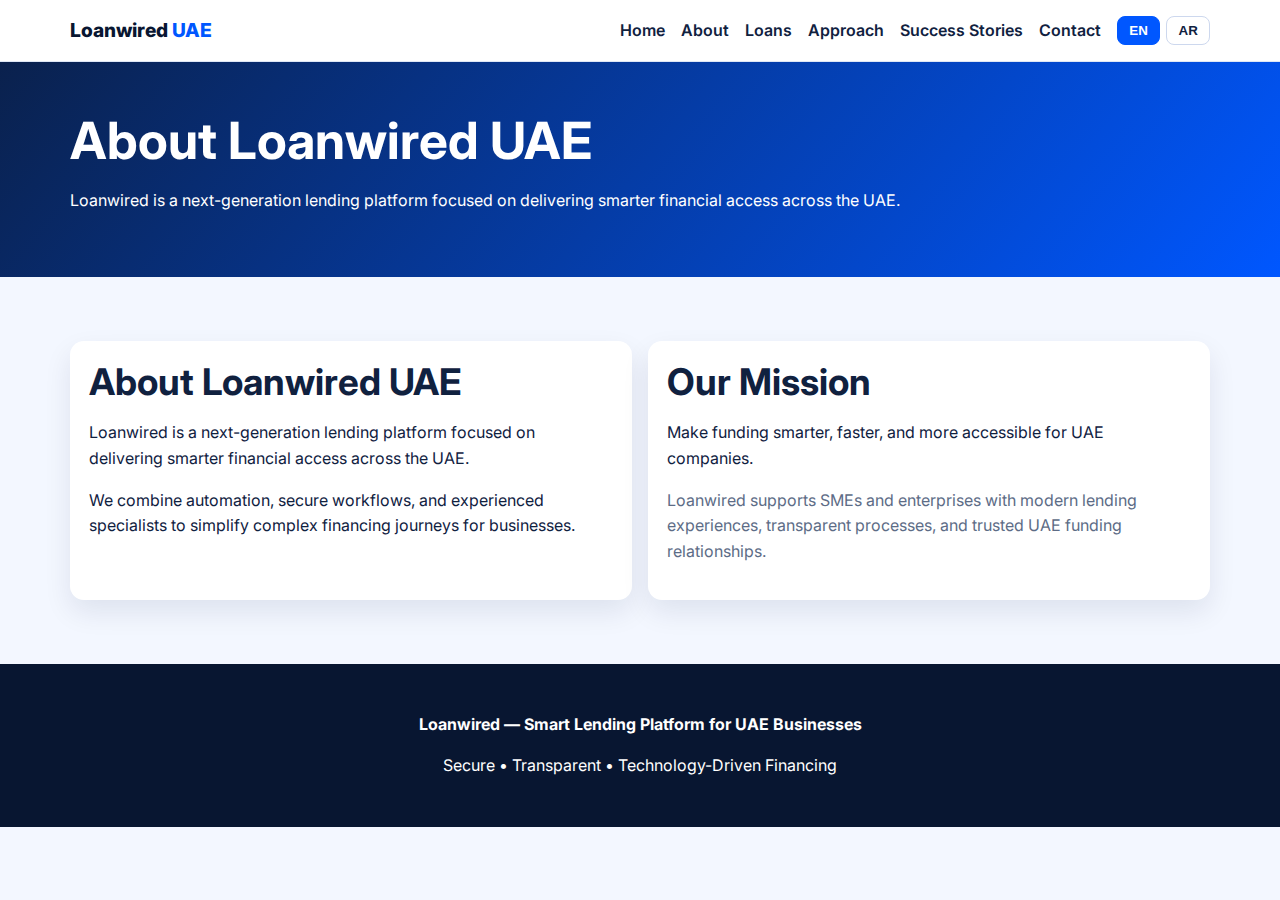
<file: about.html>
<!DOCTYPE html>
<html lang="en">
<head>
  <meta charset="UTF-8" />
  <meta name="viewport" content="width=device-width, initial-scale=1.0" />
  <title>Loanwired UAE | About</title>
  <link rel="preconnect" href="https://fonts.googleapis.com" />
  <link rel="preconnect" href="https://fonts.gstatic.com" crossorigin />
  <link href="https://fonts.googleapis.com/css2?family=Inter:wght@400;500;600;700;800&display=swap" rel="stylesheet" />
  <link rel="stylesheet" href="styles.css" />
</head>
<body>
  <header class="site-header">
    <div class="container nav">
      <a class="brand" href="index.html">Loanwired <span>UAE</span></a>
      <div class="nav-links">
        <a class="link-item" href="index.html" data-i18n="nav_home">Home</a>
        <a class="link-item" href="about.html" data-i18n="nav_about">About</a>
        <a class="link-item" href="loans.html" data-i18n="nav_loans">Loans</a>
        <a class="link-item" href="approach.html" data-i18n="nav_approach">Approach</a>
        <a class="link-item" href="success-stories.html" data-i18n="nav_success">Success Stories</a>
        <a class="link-item" href="contact.html" data-i18n="nav_contact">Contact</a>
        <div class="lang-switch"><button data-lang="en">EN</button><button data-lang="ar">AR</button></div>
      </div>
    </div>
  </header>

  <section class="page-hero">
    <div class="container">
      <h1 data-i18n="about_title">About Loanwired UAE</h1>
      <p data-i18n="about_p1">Loanwired is a next-generation lending platform focused on delivering smarter financial access across the UAE.</p>
    </div>
  </section>

  <section class="section container grid-2">
    <article class="card">
      <h2 data-i18n="about_title">About Loanwired UAE</h2>
      <p data-i18n="about_p1">Loanwired is a next-generation lending platform focused on delivering smarter financial access across the UAE.</p>
      <p data-i18n="about_p2">We combine automation, secure workflows, and experienced specialists to simplify complex financing journeys for businesses.</p>
    </article>
    <article class="card">
      <h2 data-i18n="mission_title">Our Mission</h2>
      <p data-i18n="mission_text">Make funding smarter, faster, and more accessible for UAE companies.</p>
      <p class="muted">Loanwired supports SMEs and enterprises with modern lending experiences, transparent processes, and trusted UAE funding relationships.</p>
    </article>
  </section>

  <footer class="footer">
    <div class="container">
      <p><strong data-i18n="footer_tagline">Loanwired — Smart Lending Platform for UAE Businesses</strong></p>
      <p data-i18n="footer_sub">Secure • Transparent • Technology-Driven Financing</p>
    </div>
  </footer>

  <script src="i18n.js"></script>
  <script src="script.js"></script>
</body>
</html>
</file>
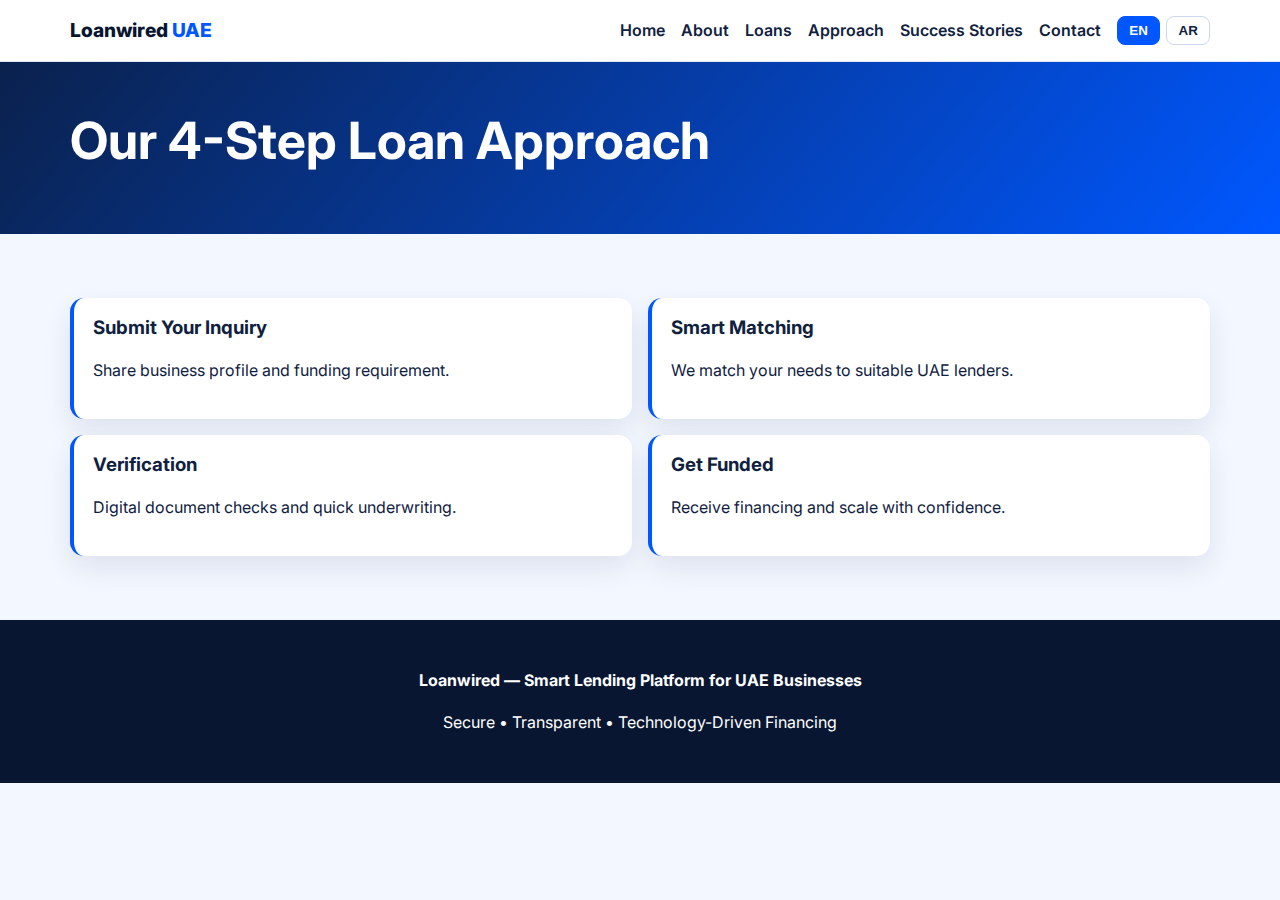
<file: approach.html>
<!DOCTYPE html>
<html lang="en">
<head>
  <meta charset="UTF-8" />
  <meta name="viewport" content="width=device-width, initial-scale=1.0" />
  <title>Loanwired UAE | Approach</title>
  <link rel="preconnect" href="https://fonts.googleapis.com" />
  <link rel="preconnect" href="https://fonts.gstatic.com" crossorigin />
  <link href="https://fonts.googleapis.com/css2?family=Inter:wght@400;500;600;700;800&display=swap" rel="stylesheet" />
  <link rel="stylesheet" href="styles.css" />
</head>
<body>
  <header class="site-header">
    <div class="container nav">
      <a class="brand" href="index.html">Loanwired <span>UAE</span></a>
      <div class="nav-links">
        <a class="link-item" href="index.html" data-i18n="nav_home">Home</a>
        <a class="link-item" href="about.html" data-i18n="nav_about">About</a>
        <a class="link-item" href="loans.html" data-i18n="nav_loans">Loans</a>
        <a class="link-item" href="approach.html" data-i18n="nav_approach">Approach</a>
        <a class="link-item" href="success-stories.html" data-i18n="nav_success">Success Stories</a>
        <a class="link-item" href="contact.html" data-i18n="nav_contact">Contact</a>
        <div class="lang-switch"><button data-lang="en">EN</button><button data-lang="ar">AR</button></div>
      </div>
    </div>
  </header>

  <section class="page-hero">
    <div class="container">
      <h1 data-i18n="approach_title">Our 4-Step Loan Approach</h1>
    </div>
  </section>

  <section class="section container steps">
    <div class="grid-2">
      <article class="card"><h3 data-i18n="step1">Submit Your Inquiry</h3><p data-i18n="step1d">Share business profile and funding requirement.</p></article>
      <article class="card"><h3 data-i18n="step2">Smart Matching</h3><p data-i18n="step2d">We match your needs to suitable UAE lenders.</p></article>
      <article class="card"><h3 data-i18n="step3">Verification</h3><p data-i18n="step3d">Digital document checks and quick underwriting.</p></article>
      <article class="card"><h3 data-i18n="step4">Get Funded</h3><p data-i18n="step4d">Receive financing and scale with confidence.</p></article>
    </div>
  </section>

  <footer class="footer">
    <div class="container">
      <p><strong data-i18n="footer_tagline">Loanwired — Smart Lending Platform for UAE Businesses</strong></p>
      <p data-i18n="footer_sub">Secure • Transparent • Technology-Driven Financing</p>
    </div>
  </footer>

  <script src="i18n.js"></script>
  <script src="script.js"></script>
</body>
</html>
</file>
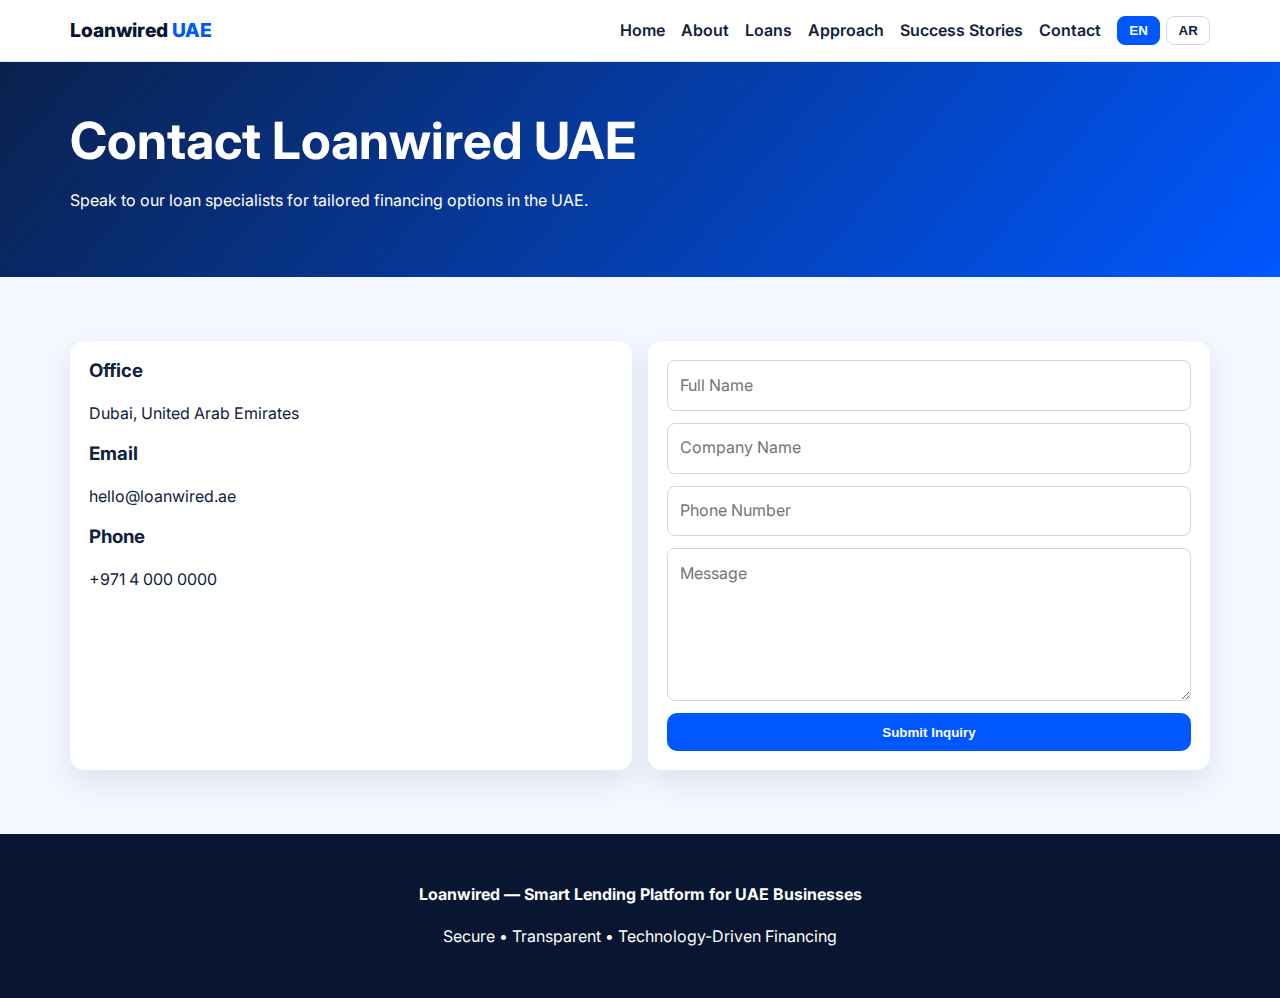
<file: contact.html>
<!DOCTYPE html>
<html lang="en">
<head>
  <meta charset="UTF-8" />
  <meta name="viewport" content="width=device-width, initial-scale=1.0" />
  <title>Loanwired UAE | Contact</title>
  <link rel="preconnect" href="https://fonts.googleapis.com" />
  <link rel="preconnect" href="https://fonts.gstatic.com" crossorigin />
  <link href="https://fonts.googleapis.com/css2?family=Inter:wght@400;500;600;700;800&display=swap" rel="stylesheet" />
  <link rel="stylesheet" href="styles.css" />
</head>
<body>
  <header class="site-header">
    <div class="container nav">
      <a class="brand" href="index.html">Loanwired <span>UAE</span></a>
      <div class="nav-links">
        <a class="link-item" href="index.html" data-i18n="nav_home">Home</a>
        <a class="link-item" href="about.html" data-i18n="nav_about">About</a>
        <a class="link-item" href="loans.html" data-i18n="nav_loans">Loans</a>
        <a class="link-item" href="approach.html" data-i18n="nav_approach">Approach</a>
        <a class="link-item" href="success-stories.html" data-i18n="nav_success">Success Stories</a>
        <a class="link-item" href="contact.html" data-i18n="nav_contact">Contact</a>
        <div class="lang-switch"><button data-lang="en">EN</button><button data-lang="ar">AR</button></div>
      </div>
    </div>
  </header>

  <section class="page-hero">
    <div class="container">
      <h1 data-i18n="contact_title">Contact Loanwired UAE</h1>
      <p data-i18n="contact_desc">Speak to our loan specialists for tailored financing options in the UAE.</p>
    </div>
  </section>

  <section class="section container grid-2">
    <article class="card">
      <h3 data-i18n="contact_visit">Office</h3>
      <p data-i18n="contact_address">Dubai, United Arab Emirates</p>
      <h3 data-i18n="contact_email">Email</h3>
      <p>hello@loanwired.ae</p>
      <h3 data-i18n="contact_phone_label">Phone</h3>
      <p>+971 4 000 0000</p>
    </article>
    <article class="card">
      <form class="contact-form">
        <input type="text" placeholder="Full Name" data-i18n-placeholder="f_name" required />
        <input type="text" placeholder="Company Name" data-i18n-placeholder="f_company" required />
        <input type="tel" placeholder="Phone Number" data-i18n-placeholder="f_phone" required />
        <textarea placeholder="Message" data-i18n-placeholder="f_msg" rows="5" required></textarea>
        <button class="btn btn-primary" type="submit" data-i18n="f_submit">Submit Inquiry</button>
      </form>
    </article>
  </section>

  <footer class="footer">
    <div class="container">
      <p><strong data-i18n="footer_tagline">Loanwired — Smart Lending Platform for UAE Businesses</strong></p>
      <p data-i18n="footer_sub">Secure • Transparent • Technology-Driven Financing</p>
    </div>
  </footer>

  <script src="i18n.js"></script>
  <script src="script.js"></script>
</body>
</html>
</file>
<file: styles.css>
:root {
  --bg: #f3f7ff;
  --text: #10213f;
  --primary: #0057ff;
  --primary-dark: #003eb5;
  --card: #ffffff;
  --deep: #081631;
  --muted: #5d6c86;
}

* { box-sizing: border-box; }

body {
  margin: 0;
  font-family: 'Inter', sans-serif;
  background: var(--bg);
  color: var(--text);
  line-height: 1.6;
}

body.rtl {
  direction: rtl;
  text-align: right;
}

.container { width: min(1140px, 92%); margin: 0 auto; }

.site-header {
  background: #fff;
  border-bottom: 1px solid #dfe7f5;
  position: sticky;
  top: 0;
  z-index: 20;
}

.nav {
  display: flex;
  justify-content: space-between;
  align-items: center;
  padding: .95rem 0;
  gap: 1rem;
}

.brand { font-size: 1.2rem; font-weight: 800; color: var(--deep); text-decoration: none; }
.brand span { color: var(--primary); }

.nav-links {
  display: flex;
  align-items: center;
  gap: 1rem;
  flex-wrap: wrap;
}

.nav-links a {
  text-decoration: none;
  color: var(--text);
  font-weight: 600;
}

.lang-switch {
  display: flex;
  gap: .4rem;
}

.lang-switch button {
  border: 1px solid #cdd8ee;
  background: #fff;
  color: var(--text);
  border-radius: 8px;
  padding: .4rem .7rem;
  cursor: pointer;
  font-weight: 600;
}

.lang-switch button.active {
  background: var(--primary);
  color: #fff;
  border-color: var(--primary);
}

.hero {
  position: relative;
  background: url('https://images.unsplash.com/photo-1512453979798-5ea266f8880c?auto=format&fit=crop&w=1900&q=80') center/cover no-repeat;
  color: #fff;
}

.hero::before {
  content: '';
  position: absolute;
  inset: 0;
  background: linear-gradient(115deg, rgba(7,20,48,.9), rgba(0,87,255,.62));
}

.hero-grid {
  position: relative;
  z-index: 1;
  padding: 3.2rem 0;
  display: grid;
  gap: 1.4rem;
  grid-template-columns: 1.2fr .8fr;
}

h1, h2, h3 { line-height: 1.2; margin-top: 0; }
h1 { font-size: clamp(2rem, 4.5vw, 3.2rem); margin-bottom: .9rem; }
h2 { font-size: clamp(1.65rem, 3vw, 2.3rem); margin-bottom: 1rem; }

.eyebrow { text-transform: uppercase; letter-spacing: .08em; font-size: .8rem; opacity: .9; }

.card {
  background: var(--card);
  border-radius: 14px;
  padding: 1.2rem;
  box-shadow: 0 12px 28px rgba(4, 24, 62, 0.09);
}

.hero-form { color: var(--text); }
.inquiry-form,
.contact-form,
.calculator {
  display: grid;
  gap: .75rem;
}

input, select, textarea {
  width: 100%;
  padding: .72rem;
  border: 1px solid #cad6eb;
  border-radius: 8px;
  font: inherit;
}

.btn {
  display: inline-block;
  border: none;
  border-radius: 10px;
  padding: .72rem 1.1rem;
  text-decoration: none;
  cursor: pointer;
  font-weight: 600;
}

.btn-primary { background: var(--primary); color: #fff; }
.btn-primary:hover { background: var(--primary-dark); }
.btn-secondary { background: #fff; color: var(--primary); }

.cta-row { display: flex; gap: .8rem; flex-wrap: wrap; margin-top: 1rem; }

.metrics {
  margin-top: 1.2rem;
  display: grid;
  gap: .7rem;
  grid-template-columns: repeat(3, 1fr);
}

.metrics div {
  background: rgba(255,255,255,.14);
  border: 1px solid rgba(255,255,255,.3);
  border-radius: 10px;
  padding: .7rem;
}

.section { padding: 4rem 0; }
.alt { background: #eaf1ff; }

.grid-3,
.grid-2,
.grid-4 {
  display: grid;
  gap: 1rem;
}
.grid-3 { grid-template-columns: repeat(3, 1fr); }
.grid-2 { grid-template-columns: repeat(2, 1fr); }
.grid-4 { grid-template-columns: repeat(4, 1fr); }

.loan-card img,
.story-card img {
  width: 100%;
  height: 170px;
  object-fit: cover;
  border-radius: 10px;
  margin-bottom: .7rem;
}

.page-hero {
  background: linear-gradient(130deg, #0a214d, #0057ff);
  color: #fff;
  padding: 3rem 0;
}

.steps .card { border-left: 4px solid var(--primary); }
body.rtl .steps .card { border-left: 0; border-right: 4px solid var(--primary); }

.stat { text-align: center; }
.stat strong { display: block; font-size: 1.6rem; color: var(--primary); }

.footer {
  background: var(--deep);
  color: #fff;
  text-align: center;
  padding: 2rem 0;
}

.muted { color: var(--muted); }
.result { font-weight: 700; color: var(--primary-dark); }

@media (max-width: 980px) {
  .hero-grid,
  .grid-3,
  .grid-2,
  .grid-4 { grid-template-columns: 1fr; }

  .nav-links a.link-item { display: none; }
  .metrics { grid-template-columns: 1fr; }
}
</file>
